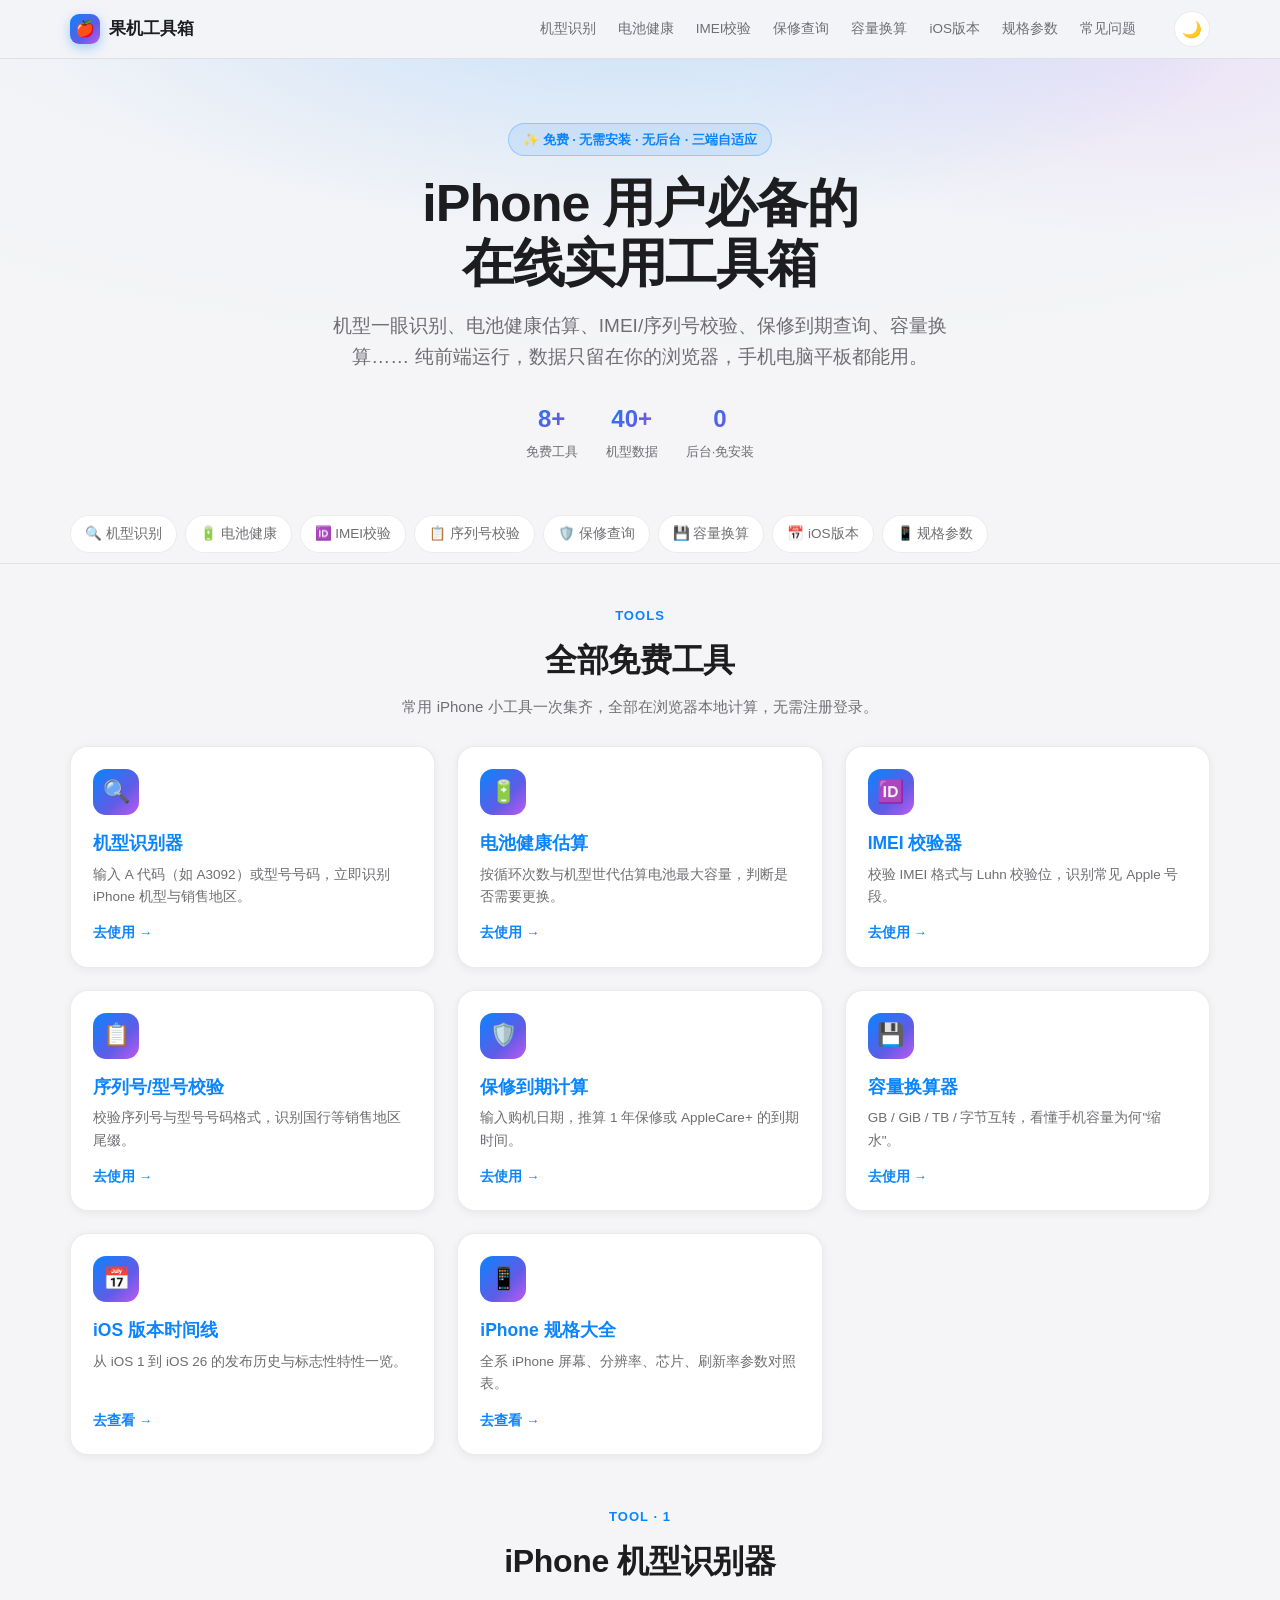
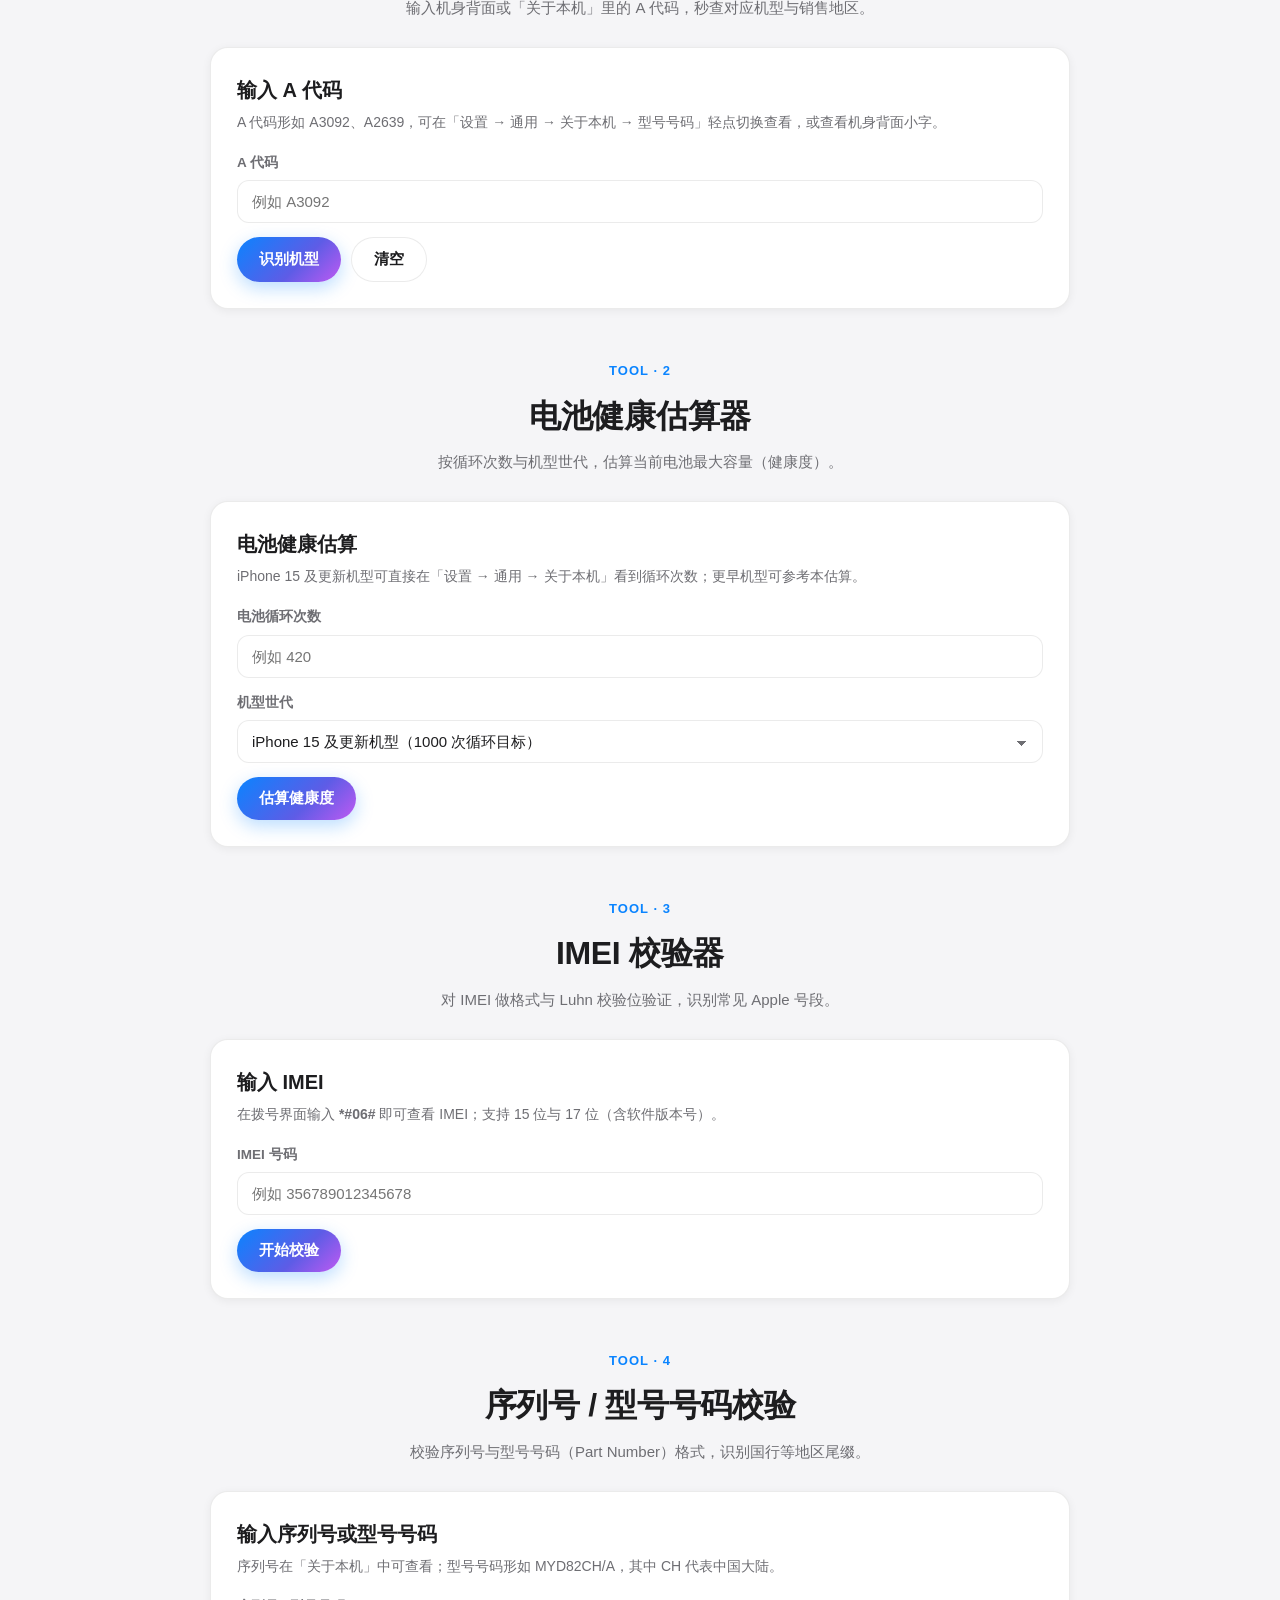
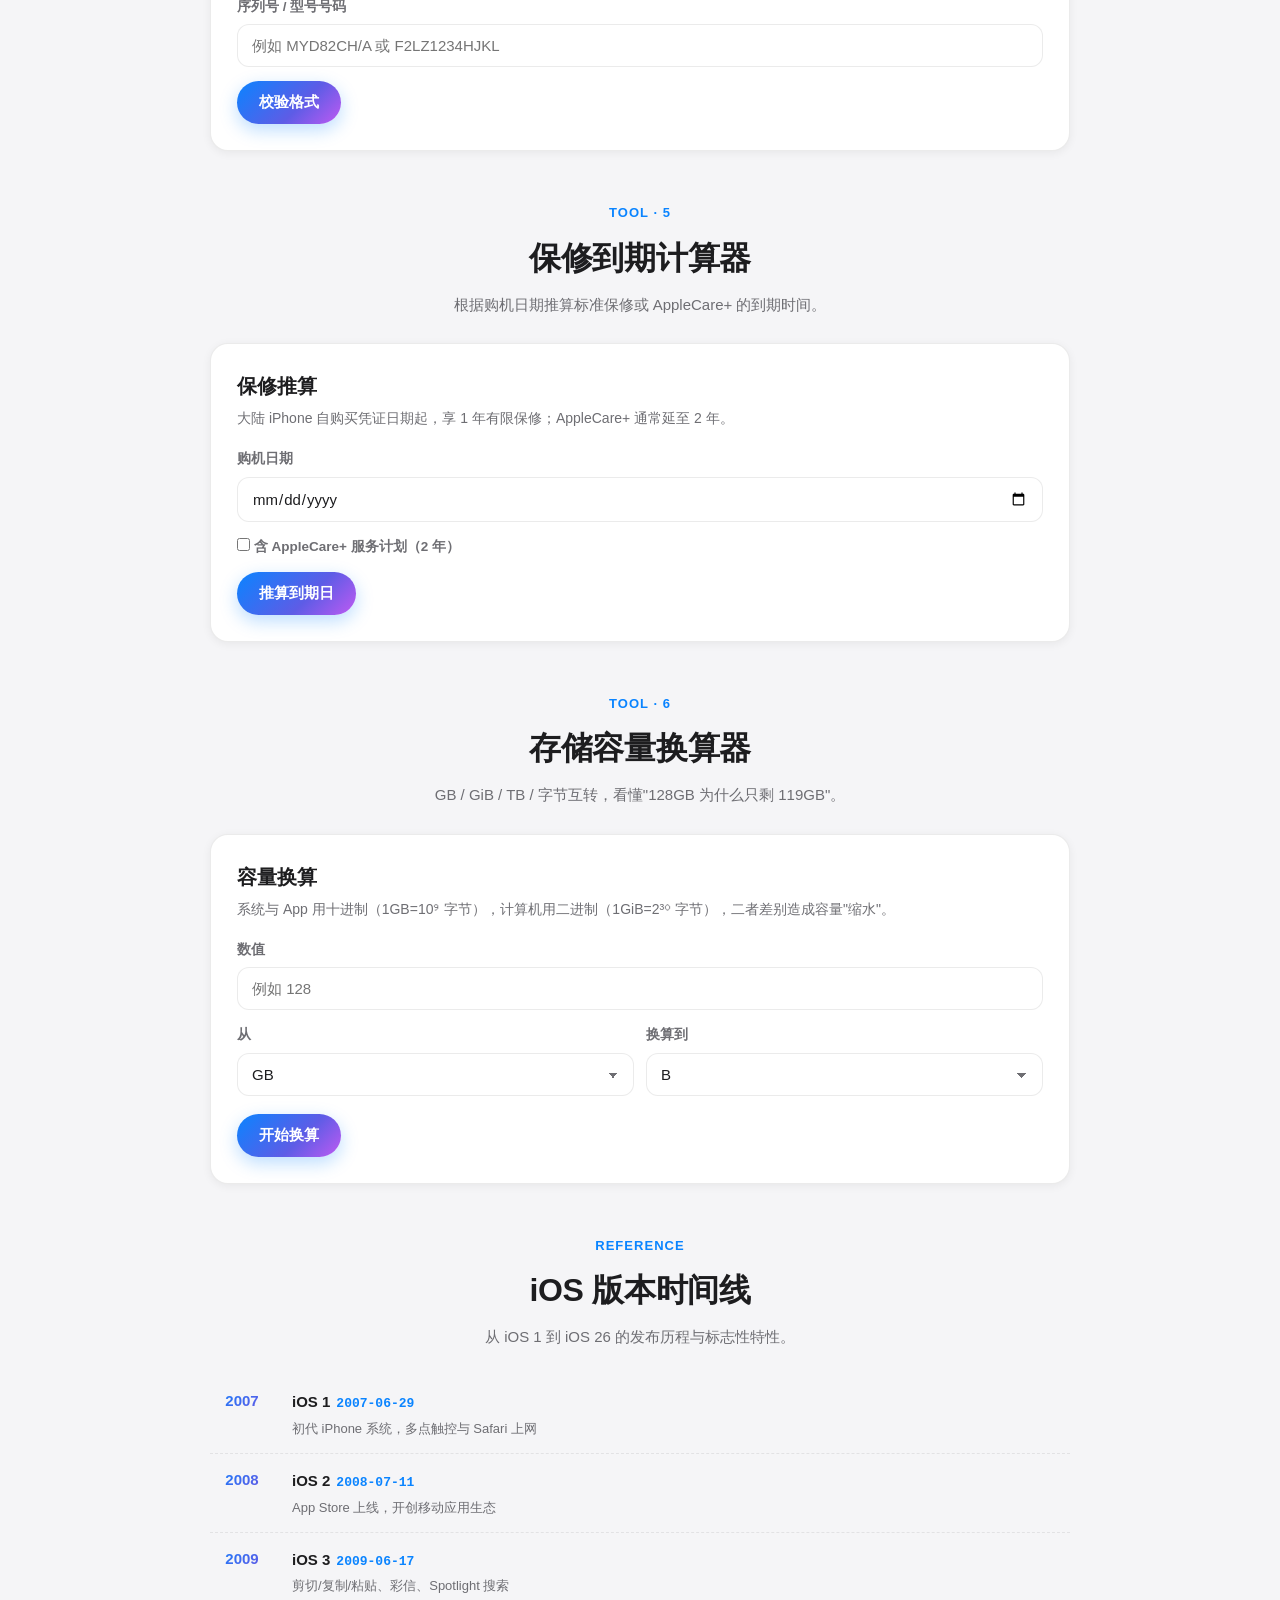
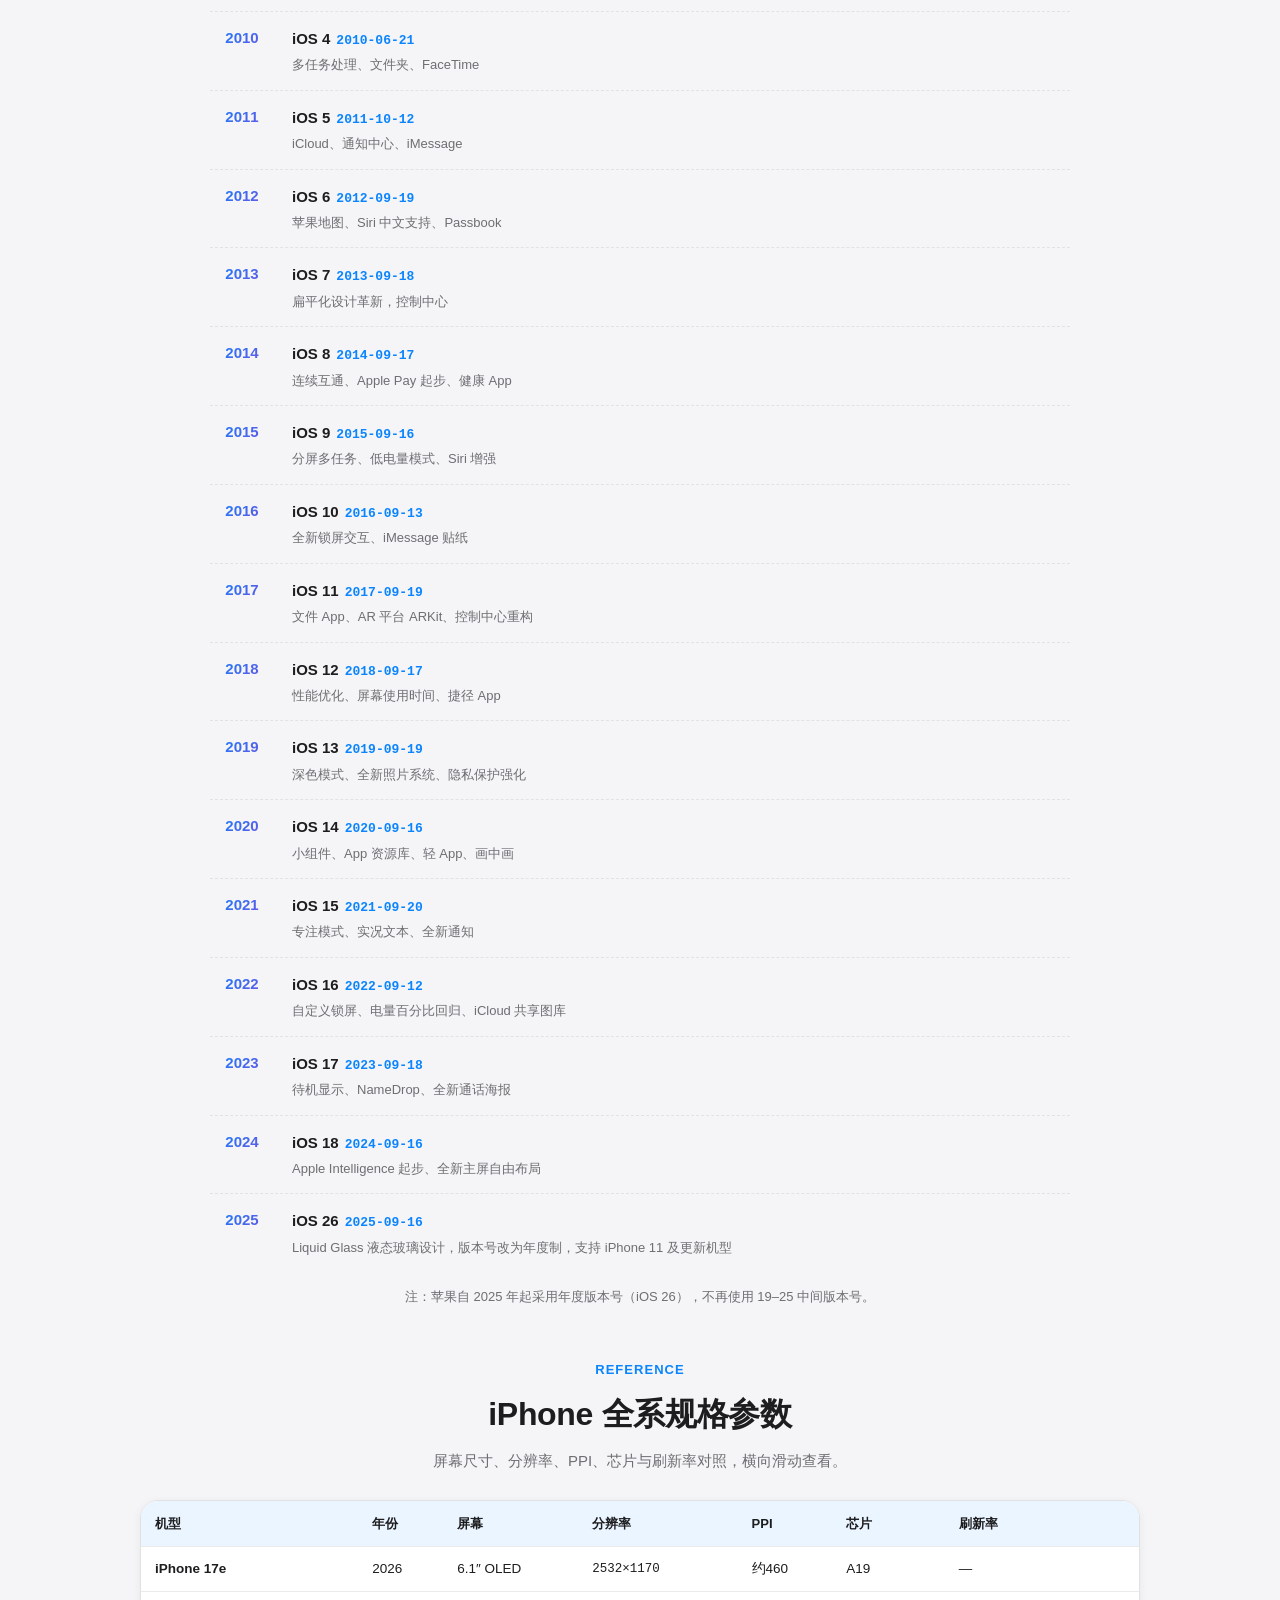
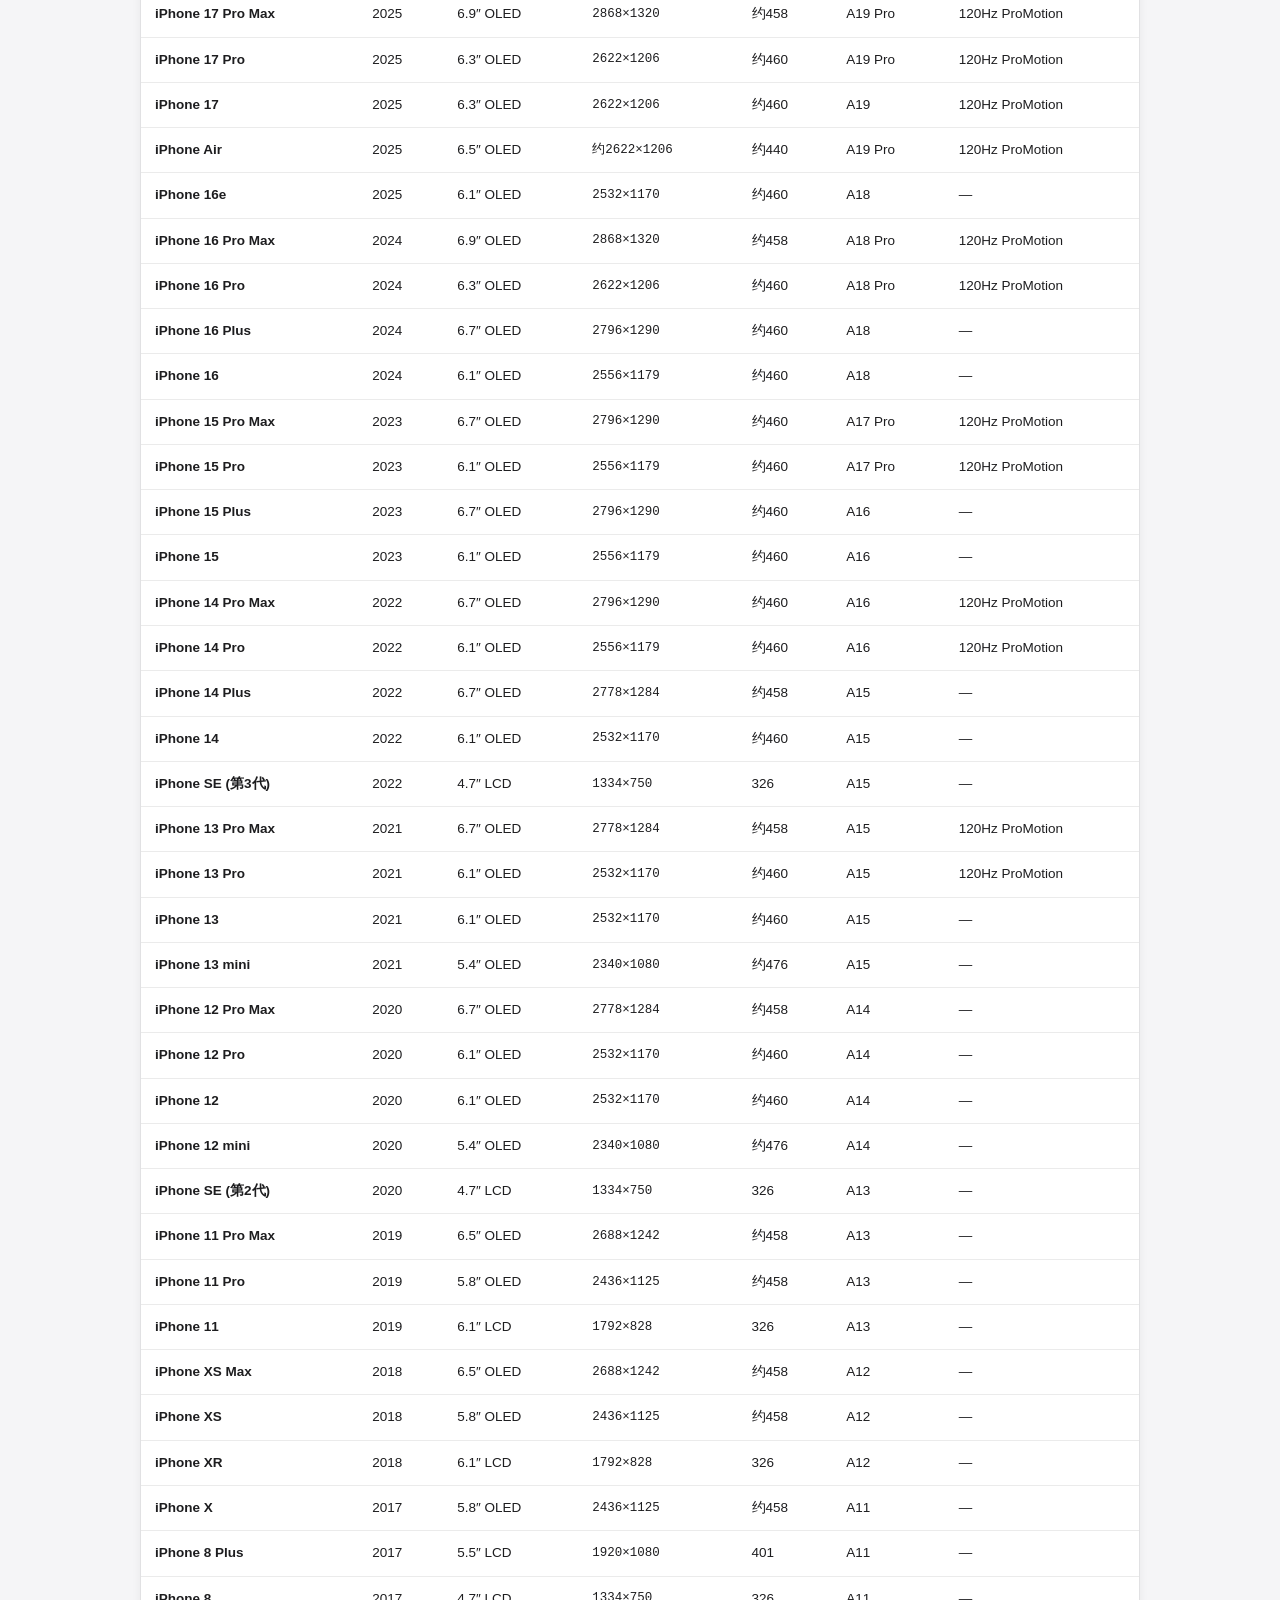
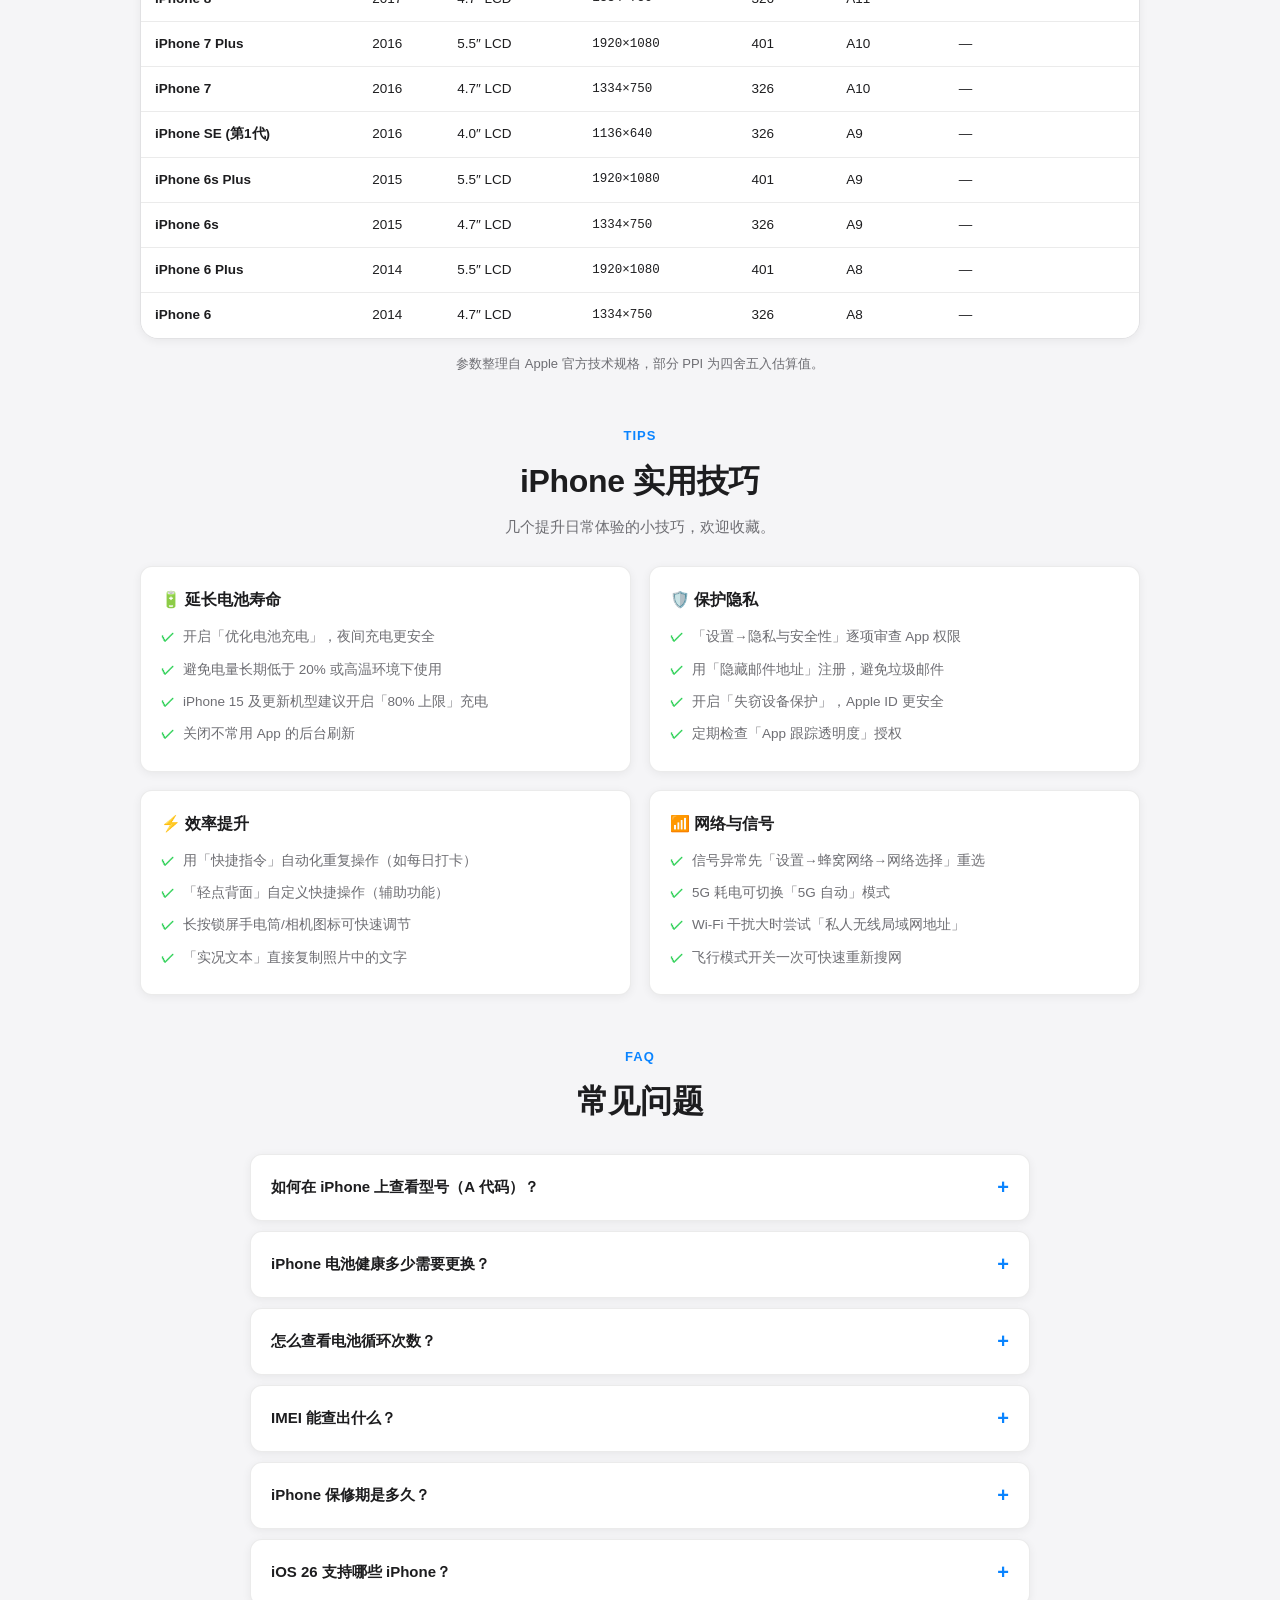
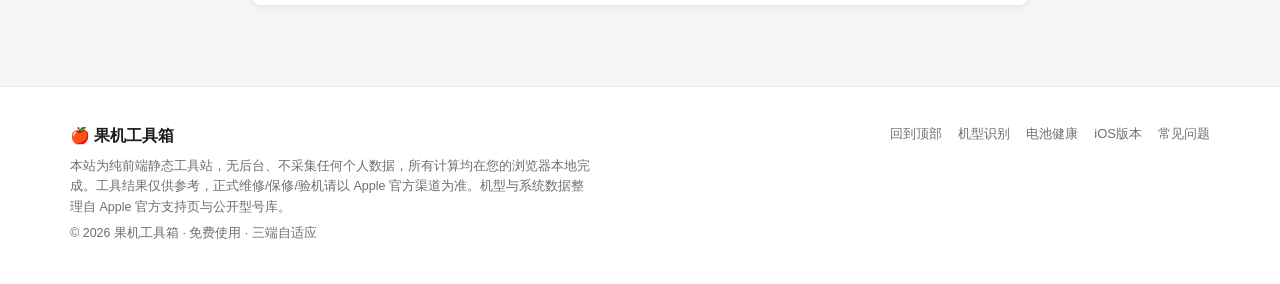
<file: index.html>
<!DOCTYPE html>
<html lang="zh-CN">
<head>
<meta charset="UTF-8">
<meta name="viewport" content="width=device-width, initial-scale=1.0, viewport-fit=cover">
<title>果机工具箱 - iPhone 在线实用工具大全｜机型识别·电池健康·IMEI校验·保修查询</title>
<meta name="description" content="果机工具箱提供 iPhone 用户最常用的免费在线工具：A 代码机型识别、电池健康与循环次数估算、IMEI/序列号校验、保修到期计算、存储容量换算、iOS 版本时间线与全系 iPhone 规格参数，三端自适应、无需安装、无需后台。">
<meta name="keywords" content="iPhone工具,苹果手机工具,机型识别,iPhone型号查询,A代码,电池健康,循环次数,IMEI校验,序列号查询,保修查询,iOS版本,iPhone规格,免费在线工具">
<meta name="robots" content="index,follow,max-image-preview:large">
<meta name="author" content="果机工具箱">
<meta name="theme-color" content="#0a84ff">
<!-- 上线后替换为实际域名 -->
<link rel="canonical" href="https://iosyyds.github.io/ios-toolbox/">
<link rel="alternate" hreflang="zh-CN" href="https://iosyyds.github.io/ios-toolbox/">

<!-- Open Graph -->
<meta property="og:type" content="website">
<meta property="og:locale" content="zh_CN">
<meta property="og:site_name" content="果机工具箱">
<meta property="og:title" content="果机工具箱 - iPhone 在线实用工具大全">
<meta property="og:description" content="机型识别·电池健康·IMEI校验·保修查询·容量换算·iOS版本·iPhone规格，免费在线、无需后台、三端自适应。">
<meta property="og:url" content="https://iosyyds.github.io/ios-toolbox/">
<meta property="og:image" content="https://iosyyds.github.io/ios-toolbox/favicon.svg">

<!-- Twitter Card -->
<meta name="twitter:card" content="summary">
<meta name="twitter:title" content="果机工具箱 - iPhone 在线实用工具大全">
<meta name="twitter:description" content="机型识别·电池健康·IMEI校验·保修查询·容量换算·iOS版本·iPhone规格">

<link rel="icon" href="favicon.svg" type="image/svg+xml">
<link rel="apple-touch-icon" href="favicon.svg">
<link rel="stylesheet" href="css/style.css">

<!-- 结构化数据：网站 + 工具应用 + 常见问题 -->
<script type="application/ld+json">
{
  "@context":"https://schema.org",
  "@graph":[
    {
      "@type":"WebSite",
      "@id":"https://iosyyds.github.io/ios-toolbox/#website",
      "url":"https://iosyyds.github.io/ios-toolbox/",
      "name":"果机工具箱",
      "alternateName":"iOS Toolbox",
      "description":"iPhone 用户免费在线实用工具箱：机型识别、电池健康估算、IMEI/序列号校验、保修查询、容量换算、iOS 版本大全。",
      "inLanguage":"zh-CN"
    },
    {
      "@type":"WebApplication",
      "name":"iPhone 机型识别器",
      "url":"https://iosyyds.github.io/ios-toolbox/#model",
      "applicationCategory":"UtilityApplication",
      "operatingSystem":"Any",
      "offers":{"@type":"Offer","price":"0","priceCurrency":"CNY"},
      "description":"输入 A 代码（如 A3092）查询对应 iPhone 机型与销售地区。"
    },
    {
      "@type":"WebApplication",
      "name":"iPhone 电池健康估算器",
      "url":"https://iosyyds.github.io/ios-toolbox/#battery",
      "applicationCategory":"UtilityApplication",
      "operatingSystem":"Any",
      "offers":{"@type":"Offer","price":"0","priceCurrency":"CNY"},
      "description":"按循环次数与机型世代估算电池最大容量与是否需要更换。"
    },
    {
      "@type":"WebApplication",
      "name":"iPhone IMEI 校验器",
      "url":"https://iosyyds.github.io/ios-toolbox/#imei",
      "applicationCategory":"UtilityApplication",
      "operatingSystem":"Any",
      "offers":{"@type":"Offer","price":"0","priceCurrency":"CNY"},
      "description":"对 IMEI 做格式与 Luhn 校验位验证。"
    },
    {
      "@type":"WebApplication",
      "name":"iPhone 保修到期计算器",
      "url":"https://iosyyds.github.io/ios-toolbox/#warranty",
      "applicationCategory":"UtilityApplication",
      "operatingSystem":"Any",
      "offers":{"@type":"Offer","price":"0","priceCurrency":"CNY"},
      "description":"根据购机日期与是否含 AppleCare+ 推算保修截止日期。"
    },
    {
      "@type":"WebApplication",
      "name":"iPhone 存储容量换算器",
      "url":"https://iosyyds.github.io/ios-toolbox/#storage",
      "applicationCategory":"UtilityApplication",
      "operatingSystem":"Any",
      "offers":{"@type":"Offer","price":"0","priceCurrency":"CNY"},
      "description":"GB/GiB/TB/字节 容量互换与十进制二进制口径说明。"
    },
    {
      "@type":"FAQPage",
      "mainEntity":[
        {"@type":"Question","name":"如何在 iPhone 上查看型号（A 代码）？","acceptedAnswer":{"@type":"Answer","text":"打开「设置」→「通用」→「关于本机」，即可看到型号号码（如 MYD82CH/A）；轻点型号号码可切换为 A 代码（如 A3092）。机身背面底部小字也印有 A 代码。"}},
        {"@type":"Question","name":"iPhone 电池健康多少需要更换？","acceptedAnswer":{"@type":"Answer","text":"苹果官方建议电池最大容量低于 80% 时建议更换。iPhone 14 及更早机型设计目标为 500 次循环后保留 80% 容量，iPhone 15 及更新机型为 1000 次循环。"}},
        {"@type":"Question","name":"iOS 26 支持哪些 iPhone？","acceptedAnswer":{"@type":"Answer","text":"iOS 26 支持 iPhone 11 及更新机型，包括 iPhone 11、12、13、14、15、16、17 全系及 iPhone Air、16e、17e。"}}
      ]
    }
  ]
}
</script>
</head>
<body>
<a class="skip" href="#main">跳转到主要内容</a>

<!-- 顶部导航 -->
<header class="nav">
  <div class="container nav-inner">
    <a class="logo" href="#top"><span class="logo-mark">🍎</span><span>果机工具箱</span></a>
    <nav class="nav-links" aria-label="主导航">
      <a href="#model">机型识别</a>
      <a href="#battery">电池健康</a>
      <a href="#imei">IMEI校验</a>
      <a href="#warranty">保修查询</a>
      <a href="#storage">容量换算</a>
      <a href="#ioslist">iOS版本</a>
      <a href="#specs">规格参数</a>
      <a href="#faq">常见问题</a>
    </nav>
    <button class="theme-btn" id="themeBtn" aria-label="切换深色/浅色模式">🌙</button>
  </div>
</header>

<!-- 首页 Hero -->
<section class="hero" id="top">
  <div class="container">
    <span class="hero-badge">✨ 免费 · 无需安装 · 无后台 · 三端自适应</span>
    <h1>iPhone 用户必备的<br>在线实用工具箱</h1>
    <p class="sub">机型一眼识别、电池健康估算、IMEI/序列号校验、保修到期查询、容量换算…… 纯前端运行，数据只留在你的浏览器，手机电脑平板都能用。</p>
    <div class="stats">
      <div><b>8+</b><span>免费工具</span></div>
      <div><b>40+</b><span>机型数据</span></div>
      <div><b>0</b><span>后台·免安装</span></div>
    </div>
  </div>
</section>

<!-- 工具快捷条 -->
<nav class="tool-strip" aria-label="工具快捷跳转">
  <div class="tool-strip-inner">
    <a href="#model">🔍 机型识别</a>
    <a href="#battery">🔋 电池健康</a>
    <a href="#imei">🆔 IMEI校验</a>
    <a href="#sn">📋 序列号校验</a>
    <a href="#warranty">🛡️ 保修查询</a>
    <a href="#storage">💾 容量换算</a>
    <a href="#ioslist">📅 iOS版本</a>
    <a href="#specs">📱 规格参数</a>
  </div>
</nav>

<main id="main">

  <!-- 工具总览 -->
  <section class="block">
    <div class="container">
      <div class="block-head">
        <span class="tag">Tools</span>
        <h2>全部免费工具</h2>
        <p>常用 iPhone 小工具一次集齐，全部在浏览器本地计算，无需注册登录。</p>
      </div>
      <div class="grid">
        <a class="tool-card" href="#model"><div class="tool-ico">🔍</div><h3>机型识别器</h3><p>输入 A 代码（如 A3092）或型号号码，立即识别 iPhone 机型与销售地区。</p><div class="go">去使用 <span>→</span></div></a>
        <a class="tool-card" href="#battery"><div class="tool-ico">🔋</div><h3>电池健康估算</h3><p>按循环次数与机型世代估算电池最大容量，判断是否需要更换。</p><div class="go">去使用 <span>→</span></div></a>
        <a class="tool-card" href="#imei"><div class="tool-ico">🆔</div><h3>IMEI 校验器</h3><p>校验 IMEI 格式与 Luhn 校验位，识别常见 Apple 号段。</p><div class="go">去使用 <span>→</span></div></a>
        <a class="tool-card" href="#sn"><div class="tool-ico">📋</div><h3>序列号/型号校验</h3><p>校验序列号与型号号码格式，识别国行等销售地区尾缀。</p><div class="go">去使用 <span>→</span></div></a>
        <a class="tool-card" href="#warranty"><div class="tool-ico">🛡️</div><h3>保修到期计算</h3><p>输入购机日期，推算 1 年保修或 AppleCare+ 的到期时间。</p><div class="go">去使用 <span>→</span></div></a>
        <a class="tool-card" href="#storage"><div class="tool-ico">💾</div><h3>容量换算器</h3><p>GB / GiB / TB / 字节互转，看懂手机容量为何"缩水"。</p><div class="go">去使用 <span>→</span></div></a>
        <a class="tool-card" href="#ioslist"><div class="tool-ico">📅</div><h3>iOS 版本时间线</h3><p>从 iOS 1 到 iOS 26 的发布历史与标志性特性一览。</p><div class="go">去查看 <span>→</span></div></a>
        <a class="tool-card" href="#specs"><div class="tool-ico">📱</div><h3>iPhone 规格大全</h3><p>全系 iPhone 屏幕、分辨率、芯片、刷新率参数对照表。</p><div class="go">去查看 <span>→</span></div></a>
      </div>
    </div>
  </section>

  <!-- 工具1：机型识别 -->
  <section class="block" id="model">
    <div class="container">
      <div class="block-head"><span class="tag">Tool · 1</span><h2>iPhone 机型识别器</h2><p>输入机身背面或「关于本机」里的 A 代码，秒查对应机型与销售地区。</p></div>
      <div class="panel">
        <h3>输入 A 代码</h3>
        <p class="desc">A 代码形如 A3092、A2639，可在「设置 → 通用 → 关于本机 → 型号号码」轻点切换查看，或查看机身背面小字。</p>
        <form id="modelForm">
          <div class="field">
            <label for="modelInput">A 代码</label>
            <input class="input" id="modelInput" list="modelList" placeholder="例如 A3092" inputmode="text" autocomplete="off">
            <datalist id="modelList"></datalist>
          </div>
          <div class="btn-row"><button class="btn" type="submit">识别机型</button><button class="btn ghost" type="reset">清空</button></div>
        </form>
        <div class="result" id="modelResult" role="status"></div>
      </div>
    </div>
  </section>

  <!-- 工具2：电池健康 -->
  <section class="block" id="battery">
    <div class="container">
      <div class="block-head"><span class="tag">Tool · 2</span><h2>电池健康估算器</h2><p>按循环次数与机型世代，估算当前电池最大容量（健康度）。</p></div>
      <div class="panel">
        <h3>电池健康估算</h3>
        <p class="desc">iPhone 15 及更新机型可直接在「设置 → 通用 → 关于本机」看到循环次数；更早机型可参考本估算。</p>
        <form id="batForm">
          <div class="field">
            <label for="batCycles">电池循环次数</label>
            <input class="input" id="batCycles" type="number" min="0" max="3000" placeholder="例如 420" inputmode="numeric">
          </div>
          <div class="field">
            <label for="batGen">机型世代</label>
            <select class="select" id="batGen">
              <option value="new">iPhone 15 及更新机型（1000 次循环目标）</option>
              <option value="old">iPhone 14 及更早机型（500 次循环目标）</option>
            </select>
          </div>
          <div class="btn-row"><button class="btn" type="submit">估算健康度</button></div>
        </form>
        <div class="result" id="batResult" role="status"></div>
      </div>
    </div>
  </section>

  <!-- 工具3：IMEI校验 -->
  <section class="block" id="imei">
    <div class="container">
      <div class="block-head"><span class="tag">Tool · 3</span><h2>IMEI 校验器</h2><p>对 IMEI 做格式与 Luhn 校验位验证，识别常见 Apple 号段。</p></div>
      <div class="panel">
        <h3>输入 IMEI</h3>
        <p class="desc">在拨号界面输入 <b>*#06#</b> 即可查看 IMEI；支持 15 位与 17 位（含软件版本号）。</p>
        <form id="imeiForm">
          <div class="field">
            <label for="imeiInput">IMEI 号码</label>
            <input class="input" id="imeiInput" placeholder="例如 356789012345678" inputmode="numeric">
          </div>
          <div class="btn-row"><button class="btn" type="submit">开始校验</button></div>
        </form>
        <div class="result" id="imeiResult" role="status"></div>
      </div>
    </div>
  </section>

  <!-- 工具4：序列号/型号校验 -->
  <section class="block" id="sn">
    <div class="container">
      <div class="block-head"><span class="tag">Tool · 4</span><h2>序列号 / 型号号码校验</h2><p>校验序列号与型号号码（Part Number）格式，识别国行等地区尾缀。</p></div>
      <div class="panel">
        <h3>输入序列号或型号号码</h3>
        <p class="desc">序列号在「关于本机」中可查看；型号号码形如 MYD82CH/A，其中 CH 代表中国大陆。</p>
        <form id="snForm">
          <div class="field">
            <label for="snInput">序列号 / 型号号码</label>
            <input class="input" id="snInput" placeholder="例如 MYD82CH/A 或 F2LZ1234HJKL" autocomplete="off">
          </div>
          <div class="btn-row"><button class="btn" type="submit">校验格式</button></div>
        </form>
        <div class="result" id="snResult" role="status"></div>
      </div>
    </div>
  </section>

  <!-- 工具5：保修计算 -->
  <section class="block" id="warranty">
    <div class="container">
      <div class="block-head"><span class="tag">Tool · 5</span><h2>保修到期计算器</h2><p>根据购机日期推算标准保修或 AppleCare+ 的到期时间。</p></div>
      <div class="panel">
        <h3>保修推算</h3>
        <p class="desc">大陆 iPhone 自购买凭证日期起，享 1 年有限保修；AppleCare+ 通常延至 2 年。</p>
        <form id="warrantyForm">
          <div class="field">
            <label for="buyDate">购机日期</label>
            <input class="input" id="buyDate" type="date">
          </div>
          <div class="field">
            <label><input type="checkbox" id="applecare"> 含 AppleCare+ 服务计划（2 年）</label>
          </div>
          <div class="btn-row"><button class="btn" type="submit">推算到期日</button></div>
        </form>
        <div class="result" id="warrantyResult" role="status"></div>
      </div>
    </div>
  </section>

  <!-- 工具6：容量换算 -->
  <section class="block" id="storage">
    <div class="container">
      <div class="block-head"><span class="tag">Tool · 6</span><h2>存储容量换算器</h2><p>GB / GiB / TB / 字节互转，看懂"128GB 为什么只剩 119GB"。</p></div>
      <div class="panel">
        <h3>容量换算</h3>
        <p class="desc">系统与 App 用十进制（1GB=10⁹ 字节），计算机用二进制（1GiB=2³⁰ 字节），二者差别造成容量"缩水"。</p>
        <form id="storeForm">
          <div class="field">
            <label for="storeNum">数值</label>
            <input class="input" id="storeNum" type="number" min="0" placeholder="例如 128" inputmode="decimal">
          </div>
          <div style="display:flex;gap:12px;flex-wrap:wrap">
            <div class="field" style="flex:1;min-width:120px"><label for="storeFrom">从</label>
              <select class="select" id="storeFrom"><option>B</option><option>KB</option><option selected>GB</option><option>TB</option></select></div>
            <div class="field" style="flex:1;min-width:120px"><label for="storeTo">换算到</label>
              <select class="select" id="storeTo"><option>B</option><option>KB</option><option>MB</option><option>GB</option><option>TB</option></select></div>
          </div>
          <div class="btn-row"><button class="btn" type="submit">开始换算</button></div>
        </form>
        <div class="result" id="storeResult" role="status"></div>
      </div>
    </div>
  </section>

  <!-- iOS 版本时间线 -->
  <section class="block" id="ioslist">
    <div class="container">
      <div class="block-head"><span class="tag">Reference</span><h2>iOS 版本时间线</h2><p>从 iOS 1 到 iOS 26 的发布历程与标志性特性。</p></div>
      <div class="timeline" id="timeline"></div>
      <p style="text-align:center;font-size:13px;color:var(--text-2);margin-top:14px">注：苹果自 2025 年起采用年度版本号（iOS 26），不再使用 19–25 中间版本号。</p>
    </div>
  </section>

  <!-- iPhone 规格参数 -->
  <section class="block" id="specs">
    <div class="container">
      <div class="block-head"><span class="tag">Reference</span><h2>iPhone 全系规格参数</h2><p>屏幕尺寸、分辨率、PPI、芯片与刷新率对照，横向滑动查看。</p></div>
      <div class="table-wrap"><table class="data" id="specTable" aria-label="iPhone 全系规格参数表"></table></div>
      <p style="text-align:center;font-size:13px;color:var(--text-2);margin-top:14px">参数整理自 Apple 官方技术规格，部分 PPI 为四舍五入估算值。</p>
    </div>
  </section>

  <!-- 实用技巧 -->
  <section class="block" id="tips">
    <div class="container">
      <div class="block-head"><span class="tag">Tips</span><h2>iPhone 实用技巧</h2><p>几个提升日常体验的小技巧，欢迎收藏。</p></div>
      <div class="articles">
        <div class="article"><h3>🔋 延长电池寿命</h3><ul>
          <li>开启「优化电池充电」，夜间充电更安全</li>
          <li>避免电量长期低于 20% 或高温环境下使用</li>
          <li>iPhone 15 及更新机型建议开启「80% 上限」充电</li>
          <li>关闭不常用 App 的后台刷新</li>
        </ul></div>
        <div class="article"><h3>🛡️ 保护隐私</h3><ul>
          <li>「设置→隐私与安全性」逐项审查 App 权限</li>
          <li>用「隐藏邮件地址」注册，避免垃圾邮件</li>
          <li>开启「失窃设备保护」，Apple ID 更安全</li>
          <li>定期检查「App 跟踪透明度」授权</li>
        </ul></div>
        <div class="article"><h3>⚡ 效率提升</h3><ul>
          <li>用「快捷指令」自动化重复操作（如每日打卡）</li>
          <li>「轻点背面」自定义快捷操作（辅助功能）</li>
          <li>长按锁屏手电筒/相机图标可快速调节</li>
          <li>「实况文本」直接复制照片中的文字</li>
        </ul></div>
        <div class="article"><h3>📶 网络与信号</h3><ul>
          <li>信号异常先「设置→蜂窝网络→网络选择」重选</li>
          <li>5G 耗电可切换「5G 自动」模式</li>
          <li>Wi-Fi 干扰大时尝试「私人无线局域网地址」</li>
          <li>飞行模式开关一次可快速重新搜网</li>
        </ul></div>
      </div>
    </div>
  </section>

  <!-- 常见问题 -->
  <section class="block" id="faq">
    <div class="container">
      <div class="block-head"><span class="tag">FAQ</span><h2>常见问题</h2></div>
      <div class="faq" id="faqBox"></div>
    </div>
  </section>

</main>

<!-- 页脚 -->
<footer>
  <div class="foot-inner">
    <div>
      <div class="brand">🍎 果机工具箱</div>
      <small>本站为纯前端静态工具站，无后台、不采集任何个人数据，所有计算均在您的浏览器本地完成。工具结果仅供参考，正式维修/保修/验机请以 Apple 官方渠道为准。机型与系统数据整理自 Apple 官方支持页与公开型号库。</small>
      <small>© <span id="year"></span> 果机工具箱 · 免费使用 · 三端自适应</small>
    </div>
    <nav class="foot-links" aria-label="页脚导航">
      <a href="#top">回到顶部</a>
      <a href="#model">机型识别</a>
      <a href="#battery">电池健康</a>
      <a href="#ioslist">iOS版本</a>
      <a href="#faq">常见问题</a>
    </nav>
  </div>
</footer>

<script src="js/data.js"></script>
<script src="js/app.js"></script>
</body>
</html>
</file>
<file: css/style.css>
/* ============================================================
   果机工具箱 iOS Toolbox — 全局样式
   Apple 风格：浅色/深色自适应、玻璃拟态卡片、响应式三端
   ============================================================ */

:root{
  --bg:#f5f5f7;
  --bg-2:#ffffff;
  --text:#1d1d1f;
  --text-2:#6e6e73;
  --line:rgba(0,0,0,.08);
  --card:#ffffff;
  --card-2:#ffffff;
  --shadow:0 8px 30px rgba(0,0,0,.08);
  --shadow-2:0 2px 10px rgba(0,0,0,.06);
  --brand:#0a84ff;
  --brand-2:#5e5ce6;
  --brand-grad:linear-gradient(135deg,#0a84ff,#5e5ce6 60%,#bf5af2);
  --ok:#30d158;
  --warn:#ff9f0a;
  --err:#ff453a;
  --radius:18px;
  --radius-s:12px;
  --maxw:1180px;
  --font:-apple-system,BlinkMacSystemFont,"SF Pro SC","SF Pro Text","PingFang SC","Helvetica Neue","Microsoft YaHei",sans-serif;
}

[data-theme="dark"]{
  --bg:#000000;
  --bg-2:#1c1c1e;
  --text:#f5f5f7;
  --text-2:#98989d;
  --line:rgba(255,255,255,.12);
  --card:#1c1c1e;
  --card-2:#2c2c2e;
  --shadow:0 8px 30px rgba(0,0,0,.5);
  --shadow-2:0 2px 10px rgba(0,0,0,.4);
}

*{margin:0;padding:0;box-sizing:border-box}
html{scroll-behavior:smooth;-webkit-text-size-adjust:100%}
body{
  font-family:var(--font);
  background:var(--bg);
  color:var(--text);
  line-height:1.65;
  transition:background .3s ease,color .3s ease;
  -webkit-font-smoothing:antialiased;
}
img,svg{max-width:100%;vertical-align:middle}
a{color:var(--brand);text-decoration:none}
a:hover{text-decoration:underline}
.container{max-width:var(--maxw);margin:0 auto;padding:0 20px}
.hidden{display:none !important}

/* ---------- 顶部导航 ---------- */
.nav{
  position:sticky;top:0;z-index:50;
  backdrop-filter:saturate(180%) blur(20px);
  -webkit-backdrop-filter:saturate(180%) blur(20px);
  background:color-mix(in srgb,var(--bg) 82%,transparent);
  border-bottom:1px solid var(--line);
}
.nav-inner{display:flex;align-items:center;gap:16px;height:58px}
.logo{display:flex;align-items:center;gap:9px;font-weight:700;font-size:17px;color:var(--text);text-decoration:none}
.logo:hover{text-decoration:none}
.logo-mark{
  width:30px;height:30px;border-radius:9px;background:var(--brand-grad);
  display:inline-flex;align-items:center;justify-content:center;color:#fff;font-size:16px;
  box-shadow:0 4px 12px rgba(10,132,255,.35);
}
.nav-links{display:flex;gap:2px;margin-left:auto;margin-right:10px;align-items:center}
.nav-links a{
  color:var(--text-2);font-size:13.5px;padding:6px 10px;border-radius:20px;
  transition:.2s;white-space:nowrap;
}
.nav-links a:hover{color:var(--text);background:var(--card-2);text-decoration:none}
.theme-btn{
  width:36px;height:36px;border-radius:50%;border:1px solid var(--line);cursor:pointer;
  background:var(--card);color:var(--text);font-size:16px;display:inline-flex;align-items:center;justify-content:center;
  transition:.2s;flex:none;margin-left:2px;
}
.theme-btn:hover{transform:rotate(12deg)}

/* ---------- Hero ---------- */
.hero{
  text-align:center;padding:64px 20px 40px;
  background:
    radial-gradient(900px 360px at 50% -80px, rgba(10,132,255,.16), transparent 70%),
    radial-gradient(700px 300px at 90% 0, rgba(191,90,242,.10), transparent 60%);
}
.hero-badge{
  display:inline-flex;align-items:center;gap:6px;font-size:13px;color:var(--brand);
  background:color-mix(in srgb,var(--brand) 10%,transparent);
  border:1px solid color-mix(in srgb,var(--brand) 30%,transparent);
  padding:5px 14px;border-radius:30px;margin-bottom:18px;font-weight:600;
}
.hero h1{font-size:clamp(30px,5vw,52px);font-weight:800;letter-spacing:-.02em;line-height:1.15}
.hero .sub{font-size:clamp(15px,2.2vw,19px);color:var(--text-2);max-width:640px;margin:16px auto 0}
.hero .stats{display:flex;gap:28px;justify-content:center;margin-top:26px;flex-wrap:wrap}
.hero .stats b{display:block;font-size:24px;background:var(--brand-grad);-webkit-background-clip:text;background-clip:text;color:transparent}
.hero .stats span{font-size:13px;color:var(--text-2)}

/* ---------- 工具导航条 ---------- */
.tool-strip{
  position:sticky;top:58px;z-index:40;
  background:color-mix(in srgb,var(--bg) 88%,transparent);
  backdrop-filter:blur(14px);-webkit-backdrop-filter:blur(14px);
  border-bottom:1px solid var(--line);
}
.tool-strip-inner{display:flex;gap:8px;overflow-x:auto;padding:10px 20px;max-width:var(--maxw);margin:0 auto;scrollbar-width:none}
.tool-strip-inner::-webkit-scrollbar{display:none}
.tool-strip a{
  flex:none;font-size:13.5px;color:var(--text-2);padding:7px 14px;border-radius:30px;
  border:1px solid var(--line);background:var(--card);transition:.2s;
}
.tool-strip a:hover{color:var(--brand);border-color:var(--brand);text-decoration:none}

/* ---------- 通用区块 ---------- */
section.block{padding:38px 0 10px}
.block-head{max-width:720px;margin:0 auto 26px;text-align:center}
.block-head .tag{font-size:13px;font-weight:700;color:var(--brand);letter-spacing:.08em;text-transform:uppercase}
.block-head h2{font-size:clamp(22px,3.4vw,32px);font-weight:800;margin:6px 0 8px;letter-spacing:-.01em}
.block-head p{color:var(--text-2);font-size:15px}

/* ---------- 工具卡片网格 ---------- */
.grid{display:grid;gap:22px;grid-template-columns:repeat(3,1fr)}
.tool-card{
  background:var(--card);border:1px solid var(--line);border-radius:var(--radius);
  padding:22px;box-shadow:var(--shadow-2);transition:transform .25s,box-shadow .25s;
  display:flex;flex-direction:column;
}
.tool-card:hover{transform:translateY(-4px);box-shadow:var(--shadow)}
.tool-ico{width:46px;height:46px;border-radius:13px;background:var(--brand-grad);display:flex;align-items:center;justify-content:center;font-size:22px;color:#fff;margin-bottom:14px}
.tool-card h3{font-size:17.5px;font-weight:700;margin-bottom:6px}
.tool-card p{font-size:13.5px;color:var(--text-2);flex:1}
.tool-card .go{margin-top:14px;font-size:13.5px;font-weight:600;color:var(--brand)}
.tool-card .go span{transition:transform .2s;display:inline-block}
.tool-card:hover .go span{transform:translateX(3px)}

/* ---------- 工具面板 ---------- */
.panel{
  background:var(--card);border:1px solid var(--line);border-radius:var(--radius);
  box-shadow:var(--shadow-2);padding:26px;max-width:860px;margin:0 auto;
}
.panel h3{font-size:20px;font-weight:800;margin-bottom:4px}
.panel .desc{font-size:14px;color:var(--text-2);margin-bottom:18px}
.panel .field{margin-bottom:14px}
.panel label{display:block;font-size:13.5px;font-weight:600;margin-bottom:6px;color:var(--text-2)}
.input,.select{
  width:100%;padding:12px 14px;border-radius:var(--radius-s);font-size:15px;
  border:1px solid var(--line);background:var(--bg-2);color:var(--text);font-family:inherit;transition:.2s;
}
.input:focus,.select:focus{outline:none;border-color:var(--brand);box-shadow:0 0 0 3px rgba(10,132,255,.18)}
.select{appearance:none;background-image:linear-gradient(45deg,transparent 50%,var(--text-2) 50%),linear-gradient(135deg,var(--text-2) 50%,transparent 50%);background-position:calc(100% - 20px) 55%,calc(100% - 15px) 55%;background-size:5px 5px;background-repeat:no-repeat}
.btn-row{display:flex;gap:10px;flex-wrap:wrap;margin-top:4px}
.btn{
  border:none;cursor:pointer;font-family:inherit;font-size:15px;font-weight:600;
  padding:12px 22px;border-radius:30px;color:#fff;background:var(--brand-grad);transition:.2s;
  box-shadow:0 6px 18px rgba(10,132,255,.28);
}
.btn:hover{transform:translateY(-1px);box-shadow:0 10px 24px rgba(10,132,255,.36)}
.btn:active{transform:translateY(0)}
.btn.ghost{background:var(--card-2);color:var(--text);box-shadow:none;border:1px solid var(--line)}
.btn.ghost:hover{box-shadow:var(--shadow-2)}

.result{
  margin-top:18px;border-radius:var(--radius-s);padding:18px;display:none;
  background:color-mix(in srgb,var(--brand) 7%,var(--card));
  border:1px solid color-mix(in srgb,var(--brand) 22%,transparent);
}
.result.show{display:block;animation:fadeUp .35s ease}
.result .r-title{font-size:13px;color:var(--text-2);margin-bottom:8px;font-weight:600}
.result .r-big{font-size:26px;font-weight:800;background:var(--brand-grad);-webkit-background-clip:text;background-clip:text;color:transparent;line-height:1.3}
.result .r-info{font-size:14px;color:var(--text);margin-top:6px}
.result .r-note{font-size:12.5px;color:var(--text-2);margin-top:10px;line-height:1.6}
.badge{display:inline-block;padding:3px 12px;border-radius:30px;font-size:12.5px;font-weight:700;margin:2px 6px 2px 0}
.badge.ok{background:rgba(48,209,88,.14);color:var(--ok)}
.badge.warn{background:rgba(255,159,10,.16);color:var(--warn)}
.badge.err{background:rgba(255,69,58,.14);color:var(--err)}
.badge.info{background:color-mix(in srgb,var(--brand) 14%,transparent);color:var(--brand)}

@keyframes fadeUp{from{opacity:0;transform:translateY(8px)}to{opacity:1;transform:none}}

/* 健康仪表 */
.gauge-wrap{margin-top:8px}
.gauge{height:14px;border-radius:10px;background:var(--bg-2);overflow:hidden;border:1px solid var(--line)}
.gauge i{display:block;height:100%;border-radius:10px;background:var(--brand-grad);width:0;transition:width .6s ease}
.gauge-txt{display:flex;justify-content:space-between;font-size:12px;color:var(--text-2);margin-top:6px}

/* ---------- 数据表格 ---------- */
.table-wrap{max-width:1000px;margin:0 auto;overflow-x:auto;border-radius:var(--radius);border:1px solid var(--line);box-shadow:var(--shadow-2)}
table.data{width:100%;border-collapse:collapse;font-size:13.5px;background:var(--card);min-width:640px}
table.data th{
  background:color-mix(in srgb,var(--brand) 8%,var(--card));
  color:var(--text);font-weight:700;text-align:left;padding:12px 14px;font-size:13px;white-space:nowrap;
}
table.data td{padding:11px 14px;border-top:1px solid var(--line);color:var(--text)}
table.data tr:hover td{background:color-mix(in srgb,var(--brand) 4%,transparent)}
table.data .mono{font-family:ui-monospace,SFMono-Regular,Menlo,monospace;font-size:12.5px}

/* 时间线 */
.timeline{max-width:860px;margin:0 auto}
.tl-item{display:flex;gap:18px;padding:14px 0}
.tl-item+.tl-item{border-top:1px dashed var(--line)}
.tl-year{flex:none;width:64px;text-align:center;font-weight:800;font-size:15px;background:var(--brand-grad);-webkit-background-clip:text;background-clip:text;color:transparent}
.tl-body{flex:1}
.tl-body b{font-size:15px}
.tl-body .v{font-family:ui-monospace,Menlo,monospace;color:var(--brand);font-weight:600;margin-left:6px;font-size:13px}
.tl-body p{font-size:13px;color:var(--text-2);margin-top:2px}

/* ---------- 文章/技巧 ---------- */
.articles{display:grid;gap:18px;grid-template-columns:repeat(2,1fr);max-width:1000px;margin:0 auto}
.article{background:var(--card);border:1px solid var(--line);border-radius:var(--radius-s);padding:20px;box-shadow:var(--shadow-2)}
.article h3{font-size:16px;margin-bottom:8px}
.article ul{list-style:none}
.article li{font-size:13.5px;color:var(--text-2);padding:5px 0 5px 22px;position:relative}
.article li::before{content:"✓";position:absolute;left:0;color:var(--ok);font-weight:700}

/* ---------- FAQ ---------- */
.faq{max-width:780px;margin:0 auto}
.faq details{background:var(--card);border:1px solid var(--line);border-radius:var(--radius-s);padding:16px 20px;margin-bottom:10px;box-shadow:var(--shadow-2)}
.faq summary{cursor:pointer;font-weight:700;font-size:15px;list-style:none;display:flex;justify-content:space-between;align-items:center}
.faq summary::after{content:"+";font-size:20px;color:var(--brand);transition:.2s}
.faq details[open] summary::after{transform:rotate(45deg)}
.faq details p{font-size:14px;color:var(--text-2);margin-top:10px}

/* ---------- 页脚 ---------- */
footer{border-top:1px solid var(--line);margin-top:60px;padding:36px 0 40px;background:var(--bg-2)}
.foot-inner{max-width:var(--maxw);margin:0 auto;padding:0 20px;display:flex;gap:20px;flex-wrap:wrap;justify-content:space-between;align-items:flex-start}
.foot-inner .brand{font-weight:700;font-size:16px;display:flex;align-items:center;gap:8px}
.foot-inner small{display:block;color:var(--text-2);font-size:12.5px;margin-top:6px;max-width:520px}
.foot-links{display:flex;gap:16px;flex-wrap:wrap}
.foot-links a{font-size:13px;color:var(--text-2)}

/* ---------- 响应式：三端 ---------- */
@media (max-width:1023px){ /* 平板 */
  .grid{grid-template-columns:repeat(2,1fr)}
  .nav-links a{font-size:13px;padding:6px 9px}
}
@media (max-width:767px){ /* 手机 */
  .nav-inner{height:54px}
  .nav-links a:not(.keep){display:none}
  .hero{padding:44px 16px 30px}
  .grid{grid-template-columns:1fr}
  .articles{grid-template-columns:1fr}
  section.block{padding:30px 0 6px}
  .panel{padding:18px}
  .tl-year{width:52px;font-size:13.5px}
  .hero .stats{gap:18px}
}
@media (min-width:1024px){ /* 桌面 */
  body{background-image:radial-gradient(1200px 500px at 50% -120px, rgba(10,132,255,.05), transparent)}
}

/* 打印与无障碍 */
@media (prefers-reduced-motion:reduce){*{animation-duration:.01ms !important;transition-duration:.01ms !important}}
:focus-visible{outline:2px solid var(--brand);outline-offset:2px}
.skip{position:absolute;left:-999px;top:0;background:var(--brand);color:#fff;padding:10px 16px;border-radius:0 0 8px 0;z-index:99}
.skip:focus{left:0}
</file>
